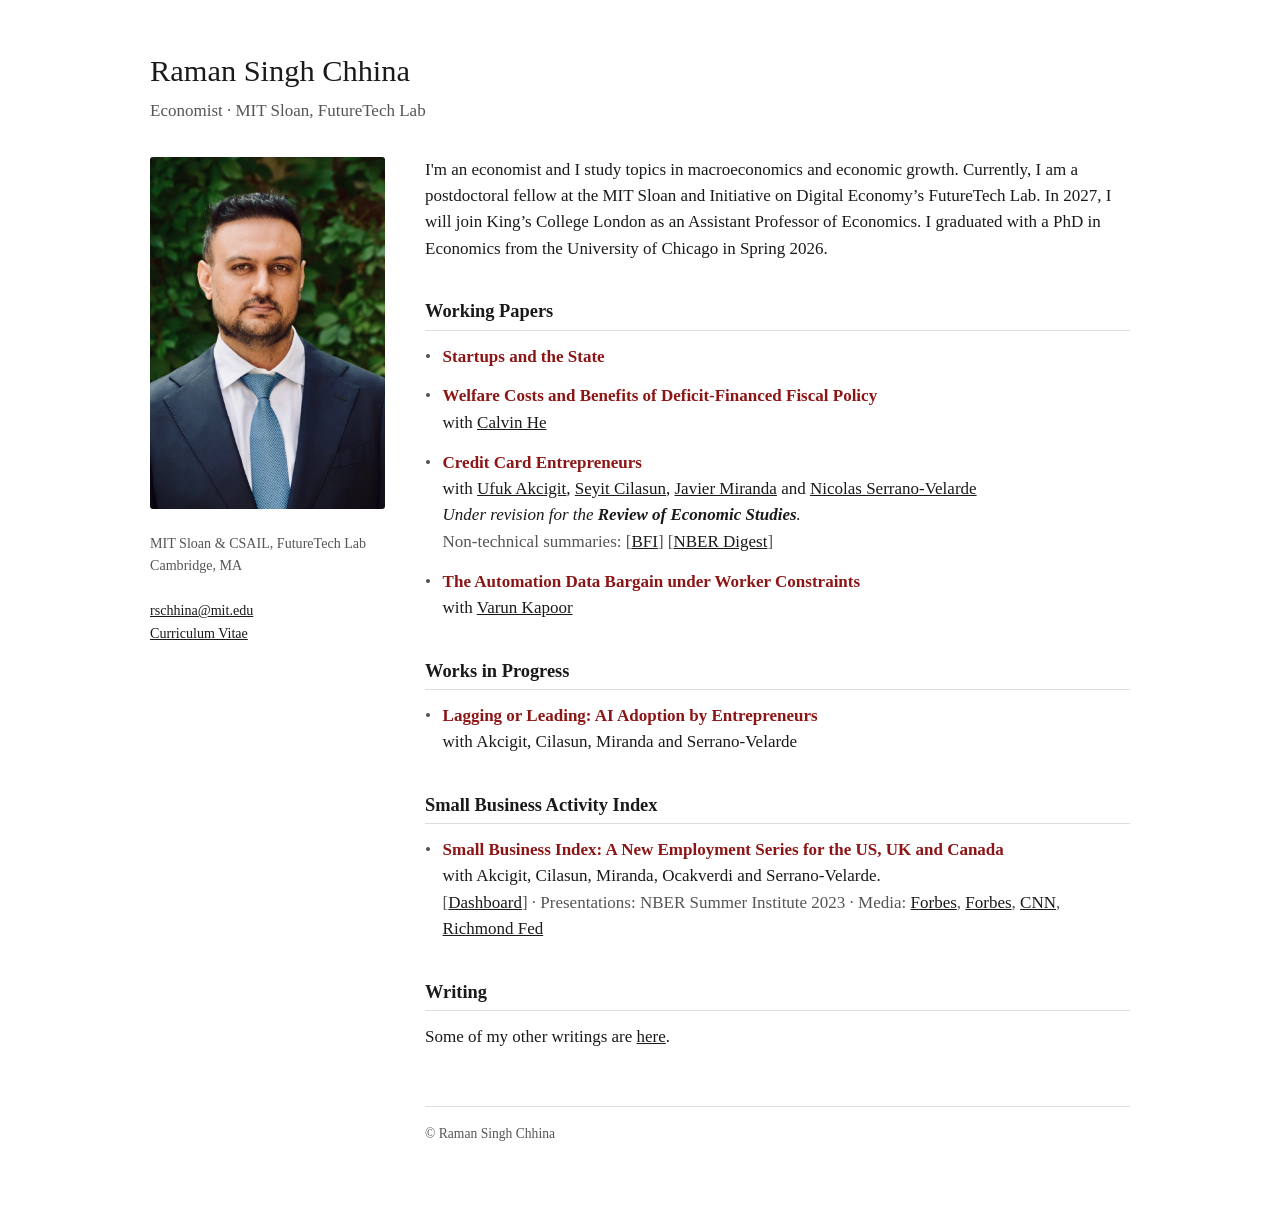
<file: index.html>
<!doctype html>
<html lang="en">
<head>
  <title>Raman Singh Chhina</title>
  <meta charset="utf-8" />
  <meta name="viewport" content="width=device-width, initial-scale=1.0" />
  <meta name="description" content="Raman Singh Chhina — economist, macroeconomics and economic growth. Postdoctoral fellow at MIT Sloan FutureTech Lab; Assistant Professor of Economics at King's College London from 2027." />
  <link rel="canonical" href="https://rschhina.com/" />
  <meta name="google-site-verification" content="sSPe5BuoE6fG9sulJ23nSwhjWc58dHiW1KeYTmahMWE" />
  <link rel="stylesheet" href="css/main.css" />
  <script type="application/ld+json">
  {
    "@context": "https://schema.org",
    "@type": "Person",
    "@id": "https://rschhina.com/#raman-singh-chhina",
    "name": "Raman Singh Chhina",
    "givenName": "Raman",
    "familyName": "Chhina",
    "url": "https://rschhina.com/",
    "image": "https://rschhina.com/img/raman.jpg",
    "email": "mailto:rschhina@mit.edu",
    "identifier": {
      "@type": "PropertyValue",
      "propertyID": "ORCID",
      "value": "https://orcid.org/0009-0008-7323-3573"
    },
    "jobTitle": "Postdoctoral Fellow",
    "description": "Economist working on macroeconomics and economic growth, with a focus on small and young firms and how their outcomes are shaped by the state, technology and non-traditional finance.",
    "affiliation": {
      "@type": "Organization",
      "name": "MIT FutureTech, MIT Sloan School of Management",
      "url": "https://futuretech.mit.edu/"
    },
    "alumniOf": {
      "@type": "CollegeOrUniversity",
      "name": "University of Chicago",
      "url": "https://economics.uchicago.edu/"
    },
    "award": "Michael and Ling Markovitz Dissertation Completion Fellowship, Division of the Social Sciences, University of Chicago (2025)",
    "knowsAbout": [
      "Macroeconomics",
      "Economic growth",
      "Entrepreneurship",
      "Firm dynamics",
      "Industrial policy",
      "Economics of artificial intelligence"
    ],
    "sameAs": [
      "https://www.wikidata.org/wiki/Q141215940",
      "https://orcid.org/0009-0008-7323-3573",
      "https://scholar.google.com/citations?user=oUWH4O0AAAAJ",
      "https://www.nber.org/people/raman_chhina",
      "https://futuretech.mit.edu/team/raman-singh-chhina",
      "https://ide.mit.edu/people/raman-singh-chhina",
      "https://economics.uchicago.edu/directory/raman-singh-chhina",
      "https://www.ed.ac.uk/economics/study-with-us/postgraduate/scottish-graduate-programme-economics/prospective-students/why-study-with-us-msc/meet-our-msc-students/raman-chhina",
      "https://cepr.org/about/people/raman-chhina",
      "https://x.com/rschhina",
      "https://github.com/econ-raman",
      "https://substack.com/@ramansinghchhina"
    ]
  }
  </script>
  <script type="application/ld+json">
  {
    "@context": "https://schema.org",
    "@graph": [
      {
        "@type": "ScholarlyArticle",
        "headline": "Startups and the State",
        "author": { "@id": "https://rschhina.com/#raman-singh-chhina" },
        "url": "https://rschhina.com/pdf/Startups_and_the_State.pdf",
        "creativeWorkStatus": "Working paper"
      },
      {
        "@type": "ScholarlyArticle",
        "headline": "Welfare Costs and Benefits of Deficit-Financed Fiscal Policy",
        "author": [
          { "@id": "https://rschhina.com/#raman-singh-chhina" },
          { "@type": "Person", "name": "Calvin He", "sameAs": "https://calvinhe.netlify.app/" }
        ],
        "url": "https://rschhina.com/pdf/Welfare_Deficit_Financed_Fiscal_Policy.pdf",
        "sameAs": "https://papers.ssrn.com/sol3/papers.cfm?abstract_id=5374627",
        "creativeWorkStatus": "Working paper"
      },
      {
        "@type": "ScholarlyArticle",
        "headline": "Credit Card Entrepreneurs",
        "author": [
          { "@id": "https://rschhina.com/#raman-singh-chhina" },
          { "@type": "Person", "name": "Ufuk Akcigit", "sameAs": "https://www.ufukakcigit.com/" },
          { "@type": "Person", "name": "Seyit Cilasun", "sameAs": "https://www.tedu.edu.tr/en/seyit-mumin-cilasun" },
          { "@type": "Person", "name": "Javier Miranda", "sameAs": "https://www.iwh-halle.de/en/about-the-iwh/team/detail/javier-miranda/" },
          { "@type": "Person", "name": "Nicolas Serrano-Velarde", "sameAs": "https://sites.google.com/site/nicolasserranovelarde/" }
        ],
        "url": "https://rschhina.com/pdf/Credit_Card_Entrepreneurs.pdf",
        "creativeWorkStatus": "Under revision for the Review of Economic Studies"
      },
      {
        "@type": "ScholarlyArticle",
        "headline": "The Automation Data Bargain under Worker Constraints",
        "author": [
          { "@id": "https://rschhina.com/#raman-singh-chhina" },
          { "@type": "Person", "name": "Varun Kapoor", "sameAs": "https://varun-kz.github.io/" }
        ],
        "url": "https://rschhina.com/pdf/Automation_Data_Bargain.pdf",
        "creativeWorkStatus": "Working paper"
      },
      {
        "@type": "ScholarlyArticle",
        "headline": "Intuit QuickBooks Small Business Index: A New Employment Series for the US, UK and Canada",
        "author": [
          { "@id": "https://rschhina.com/#raman-singh-chhina" },
          { "@type": "Person", "name": "Ufuk Akcigit", "sameAs": "https://www.ufukakcigit.com/" },
          { "@type": "Person", "name": "Seyit Cilasun" },
          { "@type": "Person", "name": "Javier Miranda" },
          { "@type": "Person", "name": "Eren Ocakverdi" },
          { "@type": "Person", "name": "Nicolas Serrano-Velarde" }
        ],
        "url": "https://www.nber.org/papers/w31350",
        "publisher": { "@type": "Organization", "name": "National Bureau of Economic Research" },
        "creativeWorkStatus": "NBER Working Paper 31350"
      },
      {
        "@type": "Event",
        "name": "Workshop on the Economics of AI and Automation",
        "url": "https://futuretech.mit.edu/workshop-on-the-economics-of-ai-and-automation-2026",
        "description": "A one-day workshop on the economics of AI and automation, hosted by MIT FutureTech at the MIT Samberg Conference Center. Attendance is by invitation.",
        "startDate": "2026-09-11",
        "endDate": "2026-09-11",
        "eventStatus": "https://schema.org/EventScheduled",
        "eventAttendanceMode": "https://schema.org/OfflineEventAttendanceMode",
        "location": {
          "@type": "Place",
          "name": "Samberg Conference Center, Massachusetts Institute of Technology",
          "address": {
            "@type": "PostalAddress",
            "streetAddress": "50 Memorial Drive",
            "addressLocality": "Cambridge",
            "addressRegion": "MA",
            "addressCountry": "US"
          }
        },
        "performer": [
          { "@type": "Person", "name": "Mert Demirer" },
          { "@type": "Person", "name": "Martin Beraja" },
          { "@type": "Person", "name": "Chad Jones" },
          { "@type": "Person", "name": "Rembrand Koning" },
          { "@type": "Person", "name": "Zo\u00eb Cullen" },
          { "@type": "Person", "name": "Danial Lashkari" },
          { "@type": "Person", "name": "Joel Waldfogel" }
        ],
        "organizer": [
          { "@type": "Person", "@id": "https://rschhina.com/#raman-singh-chhina", "name": "Raman Singh Chhina", "url": "https://rschhina.com/" },
          { "@type": "Person", "name": "Danial Lashkari" },
          { "@type": "Person", "name": "Omeed Maghzian" },
          { "@type": "Person", "name": "Jesse Silbert" },
          { "@type": "Organization", "name": "MIT FutureTech", "url": "https://futuretech.mit.edu/" }
        ]
      }
    ]
  }
  </script>
</head>
<body>

<h1><a href="/">Raman Singh Chhina</a></h1>
<p class="subtitle">Economist &middot; MIT Sloan, FutureTech Lab</p>

<div class="layout">

<aside class="sidebar">
  <img src="img/raman.jpg" alt="Raman Singh Chhina" />
  <p class="contact">
    MIT Sloan &amp; CSAIL, FutureTech Lab<br />
    Cambridge, MA<br /><br />
    <a href="mailto:rschhina@mit.edu">rschhina@mit.edu</a><br />
    <a href="pdf/CV.pdf">Curriculum Vitae</a>
  </p>
</aside>

<main>

<div class="intro">
    <p>I'm an economist and I study topics in macroeconomics and economic growth.
    Currently, I am a postdoctoral fellow at the MIT Sloan and Initiative on Digital
    Economy&rsquo;s FutureTech Lab. In 2027, I will join King&rsquo;s College London as an
    Assistant Professor of Economics. I graduated with a PhD in Economics from the
    University of Chicago in Spring 2026.</p>
</div>

<h2>Working Papers</h2>
<ul class="dash">
  <li>
    <a class="title" href="pdf/Startups_and_the_State.pdf">Startups and the State</a>
  </li>
  <li>
    <a class="title" href="pdf/Welfare_Deficit_Financed_Fiscal_Policy.pdf">Welfare Costs and Benefits of Deficit-Financed Fiscal Policy</a><br />
    with <a href="https://calvinhe.netlify.app/">Calvin He</a>
  </li>
  <li>
    <a class="title" href="pdf/Credit_Card_Entrepreneurs.pdf">Credit Card Entrepreneurs</a><br />
    with <a href="https://www.ufukakcigit.com/">Ufuk Akcigit</a>,
    <a href="https://www.tedu.edu.tr/en/seyit-mumin-cilasun">Seyit Cilasun</a>,
    <a href="https://www.iwh-halle.de/en/about-the-iwh/team/detail/javier-miranda/">Javier Miranda</a> and
    <a href="https://sites.google.com/site/nicolasserranovelarde/">Nicolas Serrano-Velarde</a><br />
    <em>Under revision for the <strong>Review of Economic Studies</strong>.</em><br />
    <span class="links">Non-technical summaries:
    [<a href="https://bfi.uchicago.edu/wp-content/uploads/2025/04/Credit-Card-Entrepreneurs.pdf">BFI</a>]
    [<a href="https://www.nber.org/digest/202507/credit-cards-financial-source-small-businesses">NBER Digest</a>]</span>
  </li>
  <li>
    <a class="title" href="pdf/Automation_Data_Bargain.pdf">The Automation Data Bargain under Worker Constraints</a><br />
    with <a href="https://varun-kz.github.io/">Varun Kapoor</a>
  </li>
</ul>

<h2>Works in Progress</h2>
<ul class="dash">
  <li><span class="title">Lagging or Leading: AI Adoption by Entrepreneurs</span><br />
  with Akcigit, Cilasun, Miranda and Serrano-Velarde</li>
</ul>

<h2>Small Business Activity Index</h2>
<ul class="dash">
  <li>
    <a class="title" href="https://www.nber.org/papers/w31350">Small Business Index: A New Employment Series for the US, UK and Canada</a><br />
    with Akcigit, Cilasun, Miranda, Ocakverdi and Serrano-Velarde.<br />
    <span class="links">[<a href="https://quickbooks.intuit.com/r/small-business-data/index/">Dashboard</a>]
    &middot; Presentations: NBER Summer Institute 2023 &middot; Media:
    <a href="https://www.forbes.com/sites/danestangler/2023/03/21/quickbooks-and-the-akcigit-all-stars-a-new-small-business-index/">Forbes</a>,
    <a href="https://www.forbes.com/sites/danestangler/2023/05/04/national-small-business-week-how-are-they-doing/">Forbes</a>,
    <a href="https://www.cnn.com/2023/05/04/economy/jobs-report-preview-april/index.html">CNN</a>,
    <a href="https://www.richmondfed.org/research/national_economy/macro_minute/2024/signals_from_small_businesses_20240305">Richmond Fed</a></span>
  </li>
</ul>

<h2>Writing</h2>
<p>Some of my other writings are <a href="/writing">here</a>.</p>

<footer>&copy; Raman Singh Chhina</footer>

</main>

</div>

<!-- Cloudflare Web Analytics -->
<script type="module" src="https://static.cloudflareinsights.com/beacon.min.js" data-cf-beacon='{"token": "5d340dda2515407f89741e12acd3b389"}'></script>
<!-- End Cloudflare Web Analytics -->

</body>
</html>
</file>
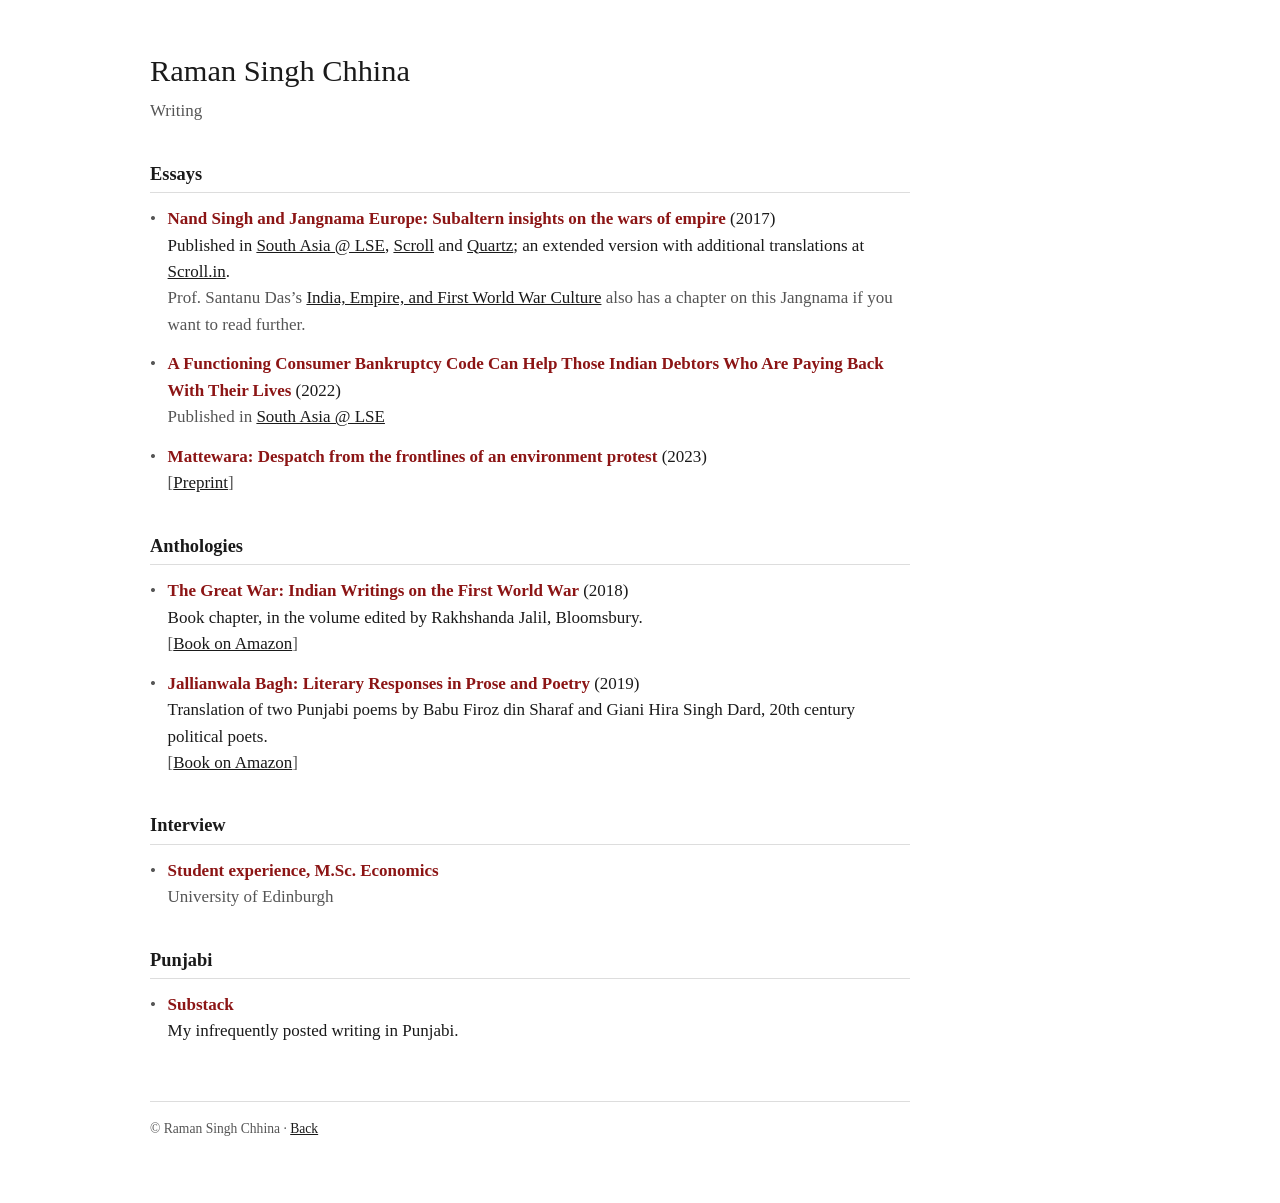
<file: writing.html>
<!doctype html>
<html lang="en">
<head>
  <title>Writing — Raman Singh Chhina</title>
  <meta charset="utf-8" />
  <meta name="viewport" content="width=device-width, initial-scale=1.0" />
  <link rel="canonical" href="https://rschhina.com/writing" />
  <meta name="google-site-verification" content="sSPe5BuoE6fG9sulJ23nSwhjWc58dHiW1KeYTmahMWE" />
  <link rel="stylesheet" href="css/main.css" />
  <script type="application/ld+json">
  {
    "@context": "https://schema.org",
    "@type": "ProfilePage",
    "mainEntity": {
      "@type": "Person",
      "@id": "https://rschhina.com/#raman-singh-chhina",
      "name": "Raman Singh Chhina",
      "givenName": "Raman",
      "familyName": "Chhina",
      "url": "https://rschhina.com/",
      "image": "https://rschhina.com/img/raman.jpg",
      "jobTitle": "Postdoctoral Fellow",
      "description": "Economist working on macroeconomics and economic growth, with a focus on small and young firms and how their outcomes are shaped by the state, technology and non-traditional finance.",
      "affiliation": {
        "@type": "Organization",
        "name": "MIT FutureTech, MIT Sloan School of Management",
        "url": "https://futuretech.mit.edu/"
      },
      "identifier": {
        "@type": "PropertyValue",
        "propertyID": "ORCID",
        "value": "https://orcid.org/0009-0008-7323-3573"
      },
      "sameAs": [
        "https://www.wikidata.org/wiki/Q141215940",
        "https://orcid.org/0009-0008-7323-3573",
        "https://scholar.google.com/citations?user=oUWH4O0AAAAJ",
        "https://www.nber.org/people/raman_chhina",
        "https://futuretech.mit.edu/team/raman-singh-chhina",
        "https://ide.mit.edu/people/raman-singh-chhina",
        "https://economics.uchicago.edu/directory/raman-singh-chhina",
        "https://www.ed.ac.uk/economics/study-with-us/postgraduate/scottish-graduate-programme-economics/prospective-students/why-study-with-us-msc/meet-our-msc-students/raman-chhina",
        "https://cepr.org/about/people/raman-chhina",
        "https://x.com/rschhina",
        "https://github.com/econ-raman",
        "https://substack.com/@ramansinghchhina"
      ]
    },
    "about": { "@id": "https://rschhina.com/#raman-singh-chhina" },
    "hasPart": [
      {
        "@type": "Article",
        "headline": "Nand Singh and Jangnama Europe: Subaltern insights on the wars of empire",
        "datePublished": "2017",
        "author": { "@id": "https://rschhina.com/#raman-singh-chhina" },
        "url": "https://blogs.lse.ac.uk/southasia/2017/04/05/nand-singh-and-jangnamah-europe-subaltern-insights-on-the-wars-of-empire/",
        "publisher": { "@type": "Organization", "name": "South Asia @ LSE" }
      },
      {
        "@type": "Article",
        "headline": "A Functioning Consumer Bankruptcy Code Can Help Those Indian Debtors Who Are Paying Back With Their Lives",
        "datePublished": "2022",
        "author": { "@id": "https://rschhina.com/#raman-singh-chhina" },
        "url": "https://blogs.lse.ac.uk/southasia/2022/04/26/a-functioning-consumer-bankruptcy-code-can-help-those-indian-debtors-who-are-paying-back-with-their-lives/",
        "publisher": { "@type": "Organization", "name": "South Asia @ LSE" }
      },
      {
        "@type": "Article",
        "headline": "Mattewara: Despatch from the frontlines of an environment protest",
        "datePublished": "2023",
        "author": { "@id": "https://rschhina.com/#raman-singh-chhina" },
        "url": "https://hcommons.org/deposits/objects/hc:57196/datastreams/CONTENT/content"
      },
      {
        "@type": "Chapter",
        "name": "Book chapter in The Great War: Indian Writings on the First World War",
        "datePublished": "2018",
        "author": { "@id": "https://rschhina.com/#raman-singh-chhina" },
        "isPartOf": {
          "@type": "Book",
          "name": "The Great War: Indian Writings on the First World War",
          "editor": { "@type": "Person", "name": "Rakhshanda Jalil" },
          "publisher": { "@type": "Organization", "name": "Bloomsbury" },
          "isbn": "9789388271264"
        }
      },
      {
        "@type": "CreativeWork",
        "name": "Translation of two Punjabi poems by Babu Firoz din Sharaf and Giani Hira Singh Dard",
        "datePublished": "2019",
        "translator": { "@id": "https://rschhina.com/#raman-singh-chhina" },
        "isPartOf": {
          "@type": "Book",
          "name": "Jallianwala Bagh: Literary Responses in Prose and Poetry",
          "isbn": "9789386906922"
        }
      }
    ]
  }
  </script>
</head>
<body>

<main class="page">

<h1><a href="/">Raman Singh Chhina</a></h1>
<p class="subtitle">Writing</p>

<h2>Essays</h2>
<ul class="dash">
  <li>
    <span class="title">Nand Singh and Jangnama Europe: Subaltern insights on the wars of empire</span> (2017)<br />
    Published in <a href="https://blogs.lse.ac.uk/southasia/2017/04/05/nand-singh-and-jangnamah-europe-subaltern-insights-on-the-wars-of-empire/">South Asia @ LSE</a>,
    <a href="https://scroll.in/magazine/834046/death-holds-no-fear-for-us-a-sikh-soldiers-insights-into-the-horrors-of-world-war-i">Scroll</a> and
    <a href="https://qz.com/india/955222/glimpses-of-indias-colonial-wars-through-the-sikh-footsoldiers-poetry/">Quartz</a>;
    an extended version with additional translations at
    <a href="https://scroll.in/article/900107/what-jangnama-the-punjabi-tradition-of-historical-poetry-tells-us-about-world-war-i">Scroll.in</a>.<br />
    <span class="links">Prof. Santanu Das&rsquo;s
    <a href="https://www.cambridge.org/core/books/india-empire-and-first-world-war-culture/5716C8F0420DFCBD61D18082754B892D">India, Empire, and First World War Culture</a>
    also has a chapter on this Jangnama if you want to read further.</span>
  </li>
  <li>
    <span class="title">A Functioning Consumer Bankruptcy Code Can Help Those Indian Debtors Who Are Paying Back With Their Lives</span> (2022)<br />
    <span class="links">Published in <a href="https://blogs.lse.ac.uk/southasia/2022/04/26/a-functioning-consumer-bankruptcy-code-can-help-those-indian-debtors-who-are-paying-back-with-their-lives/">South Asia @ LSE</a></span>
  </li>
  <li>
    <span class="title">Mattewara: Despatch from the frontlines of an environment protest</span> (2023)<br />
    <span class="links">[<a href="https://hcommons.org/deposits/objects/hc:57196/datastreams/CONTENT/content">Preprint</a>]</span>
  </li>
</ul>

<h2>Anthologies</h2>
<ul class="dash">
  <li>
    <span class="title">The Great War: Indian Writings on the First World War</span> (2018)<br />
    Book chapter, in the volume edited by Rakhshanda Jalil, Bloomsbury.<br />
    <span class="links">[<a href="https://www.amazon.co.uk/The-Great-War/dp/9388271262">Book on Amazon</a>]</span>
  </li>
  <li>
    <span class="title">Jallianwala Bagh: Literary Responses in Prose and Poetry</span> (2019)<br />
    Translation of two Punjabi poems by Babu Firoz din Sharaf and Giani Hira Singh Dard, 20th century political poets.<br />
    <span class="links">[<a href="https://www.amazon.co.uk/Jallianwala-Bagh-Literary-Responses-Poetry/dp/9386906929">Book on Amazon</a>]</span>
  </li>
</ul>

<h2>Interview</h2>
<ul class="dash">
  <li>
    <a class="title" href="https://www.ed.ac.uk/economics/study-with-us/postgraduate/scottish-graduate-programme-economics/prospective-students/why-study-with-us-msc/meet-our-msc-students/raman-chhina">Student experience, M.Sc. Economics</a><br />
    <span class="links">University of Edinburgh</span>
  </li>
</ul>

<h2>Punjabi</h2>
<ul class="dash">
  <li>
    <a class="title" href="https://substack.com/@ramansinghchhina">Substack</a><br />
    My infrequently posted writing in Punjabi.
  </li>
</ul>

<footer>&copy; Raman Singh Chhina &middot; <a href="/">Back</a></footer>

</main>

<!-- Cloudflare Web Analytics -->
<script type="module" src="https://static.cloudflareinsights.com/beacon.min.js" data-cf-beacon='{"token": "5d340dda2515407f89741e12acd3b389"}'></script>
<!-- End Cloudflare Web Analytics -->

</body>
</html>
</file>
<file: css/main.css>
/* Plain academic style — no framework, no JS */

:root {
  --text: #1a1a1a;
  --muted: #555555;
  --link: #1a1a1a;
  --title: #8c1515; /* Stanford Cardinal Red */
  --rule: #dddddd;
}

* {
  margin: 0;
  padding: 0;
  box-sizing: border-box;
}

body {
  font-family: Georgia, "Times New Roman", serif;
  font-size: 17px;
  line-height: 1.55;
  color: var(--text);
  background: #ffffff;
  max-width: 1020px;
  margin: 0 auto;
  padding: 3rem 1.25rem 4rem;
}

/* two panes: fixed-width sticky sidebar, scrolling content */
.layout {
  display: flex;
  gap: 2.5rem;
  align-items: flex-start;
}

.sidebar {
  width: 235px;
  flex-shrink: 0;
}

.sidebar img {
  width: 100%;
  aspect-ratio: 2 / 3;
  object-fit: cover;
  border-radius: 3px;
}

.sidebar .contact {
  margin-top: 0.9rem;
  font-size: 0.88rem;
  line-height: 1.6;
  color: var(--muted);
}

main {
  flex: 1;
  min-width: 0;
  max-width: 760px;
}

/* single-column subpages (no sidebar) */
main.page {
  max-width: 760px;
}

h1 {
  font-size: 1.9rem;
  font-weight: normal;
  margin-bottom: 0.2rem;
}

h1 a {
  color: var(--text);
  text-decoration: none;
}

.subtitle {
  color: var(--muted);
  margin-bottom: 2rem;
}

h2 {
  font-size: 1.15rem;
  font-weight: bold;
  margin: 2.2rem 0 0.8rem;
  padding-bottom: 0.25rem;
  border-bottom: 1px solid var(--rule);
}

a {
  color: var(--link);
}

a:hover {
  color: #000000;
}

p {
  margin-bottom: 0.9rem;
}

/* dash lists, one item per paper */
ul.dash {
  list-style: none;
}

ul.dash li {
  padding-left: 1.1rem;
  position: relative;
  margin-bottom: 0.85rem;
}

ul.dash li::before {
  content: "•";
  position: absolute;
  left: 0;
  color: var(--muted);
}

/* paper titles carry the weight; coauthors and details stay light */
.title {
  color: var(--title);
  font-weight: bold;
  text-decoration: none;
}

.title:hover {
  color: var(--title);
  text-decoration: underline;
}

.links {
  color: var(--muted);
}

.note {
  color: var(--muted);
  font-style: italic;
}

footer {
  margin-top: 3.5rem;
  padding-top: 1rem;
  border-top: 1px solid var(--rule);
  color: var(--muted);
  font-size: 0.85rem;
}

@media (max-width: 640px) {
  .layout {
    flex-direction: column;
  }
  .sidebar {
    position: static;
    width: 100%;
  }
  .sidebar img {
    width: 100%;
    aspect-ratio: 4 / 5;
    object-fit: cover;
    object-position: 50% 22%;
  }
  /* contact block reads better centred under a full-width photo */
  .sidebar .contact {
    text-align: center;
  }
}
</file>
